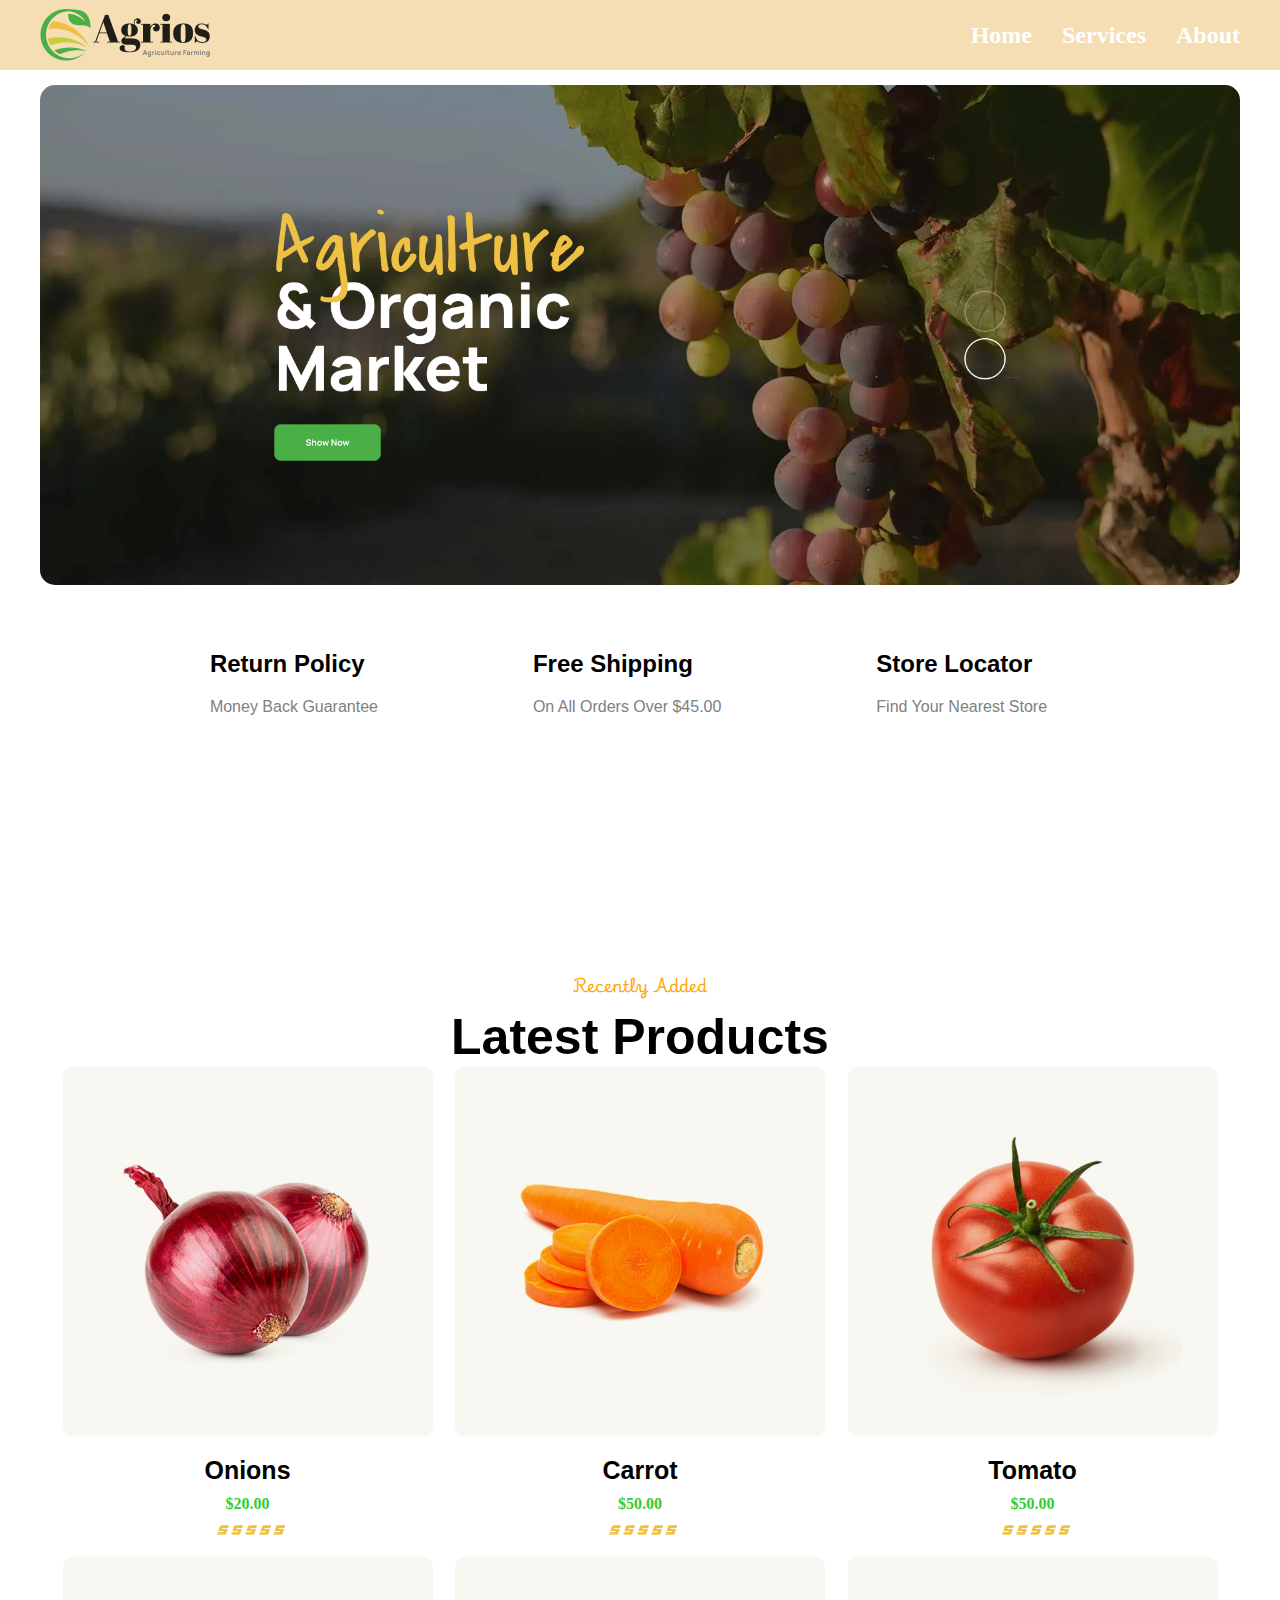
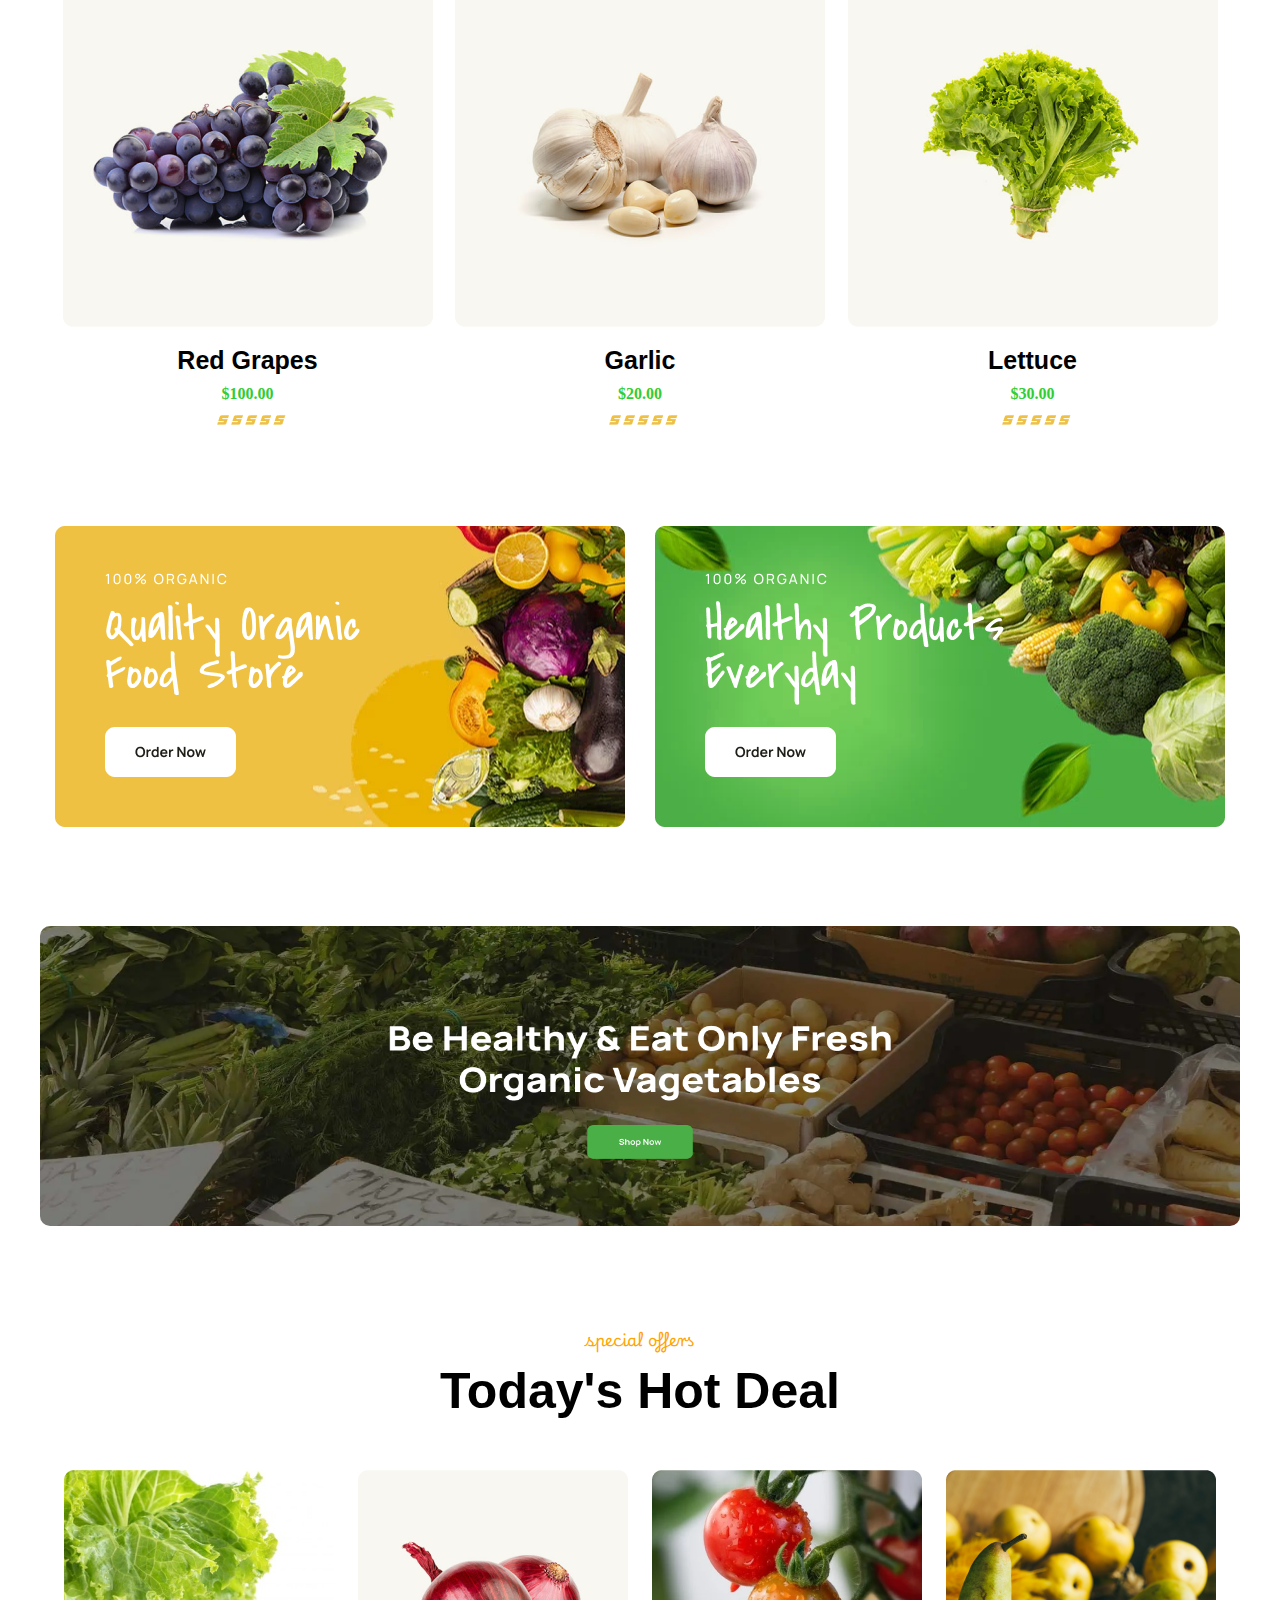
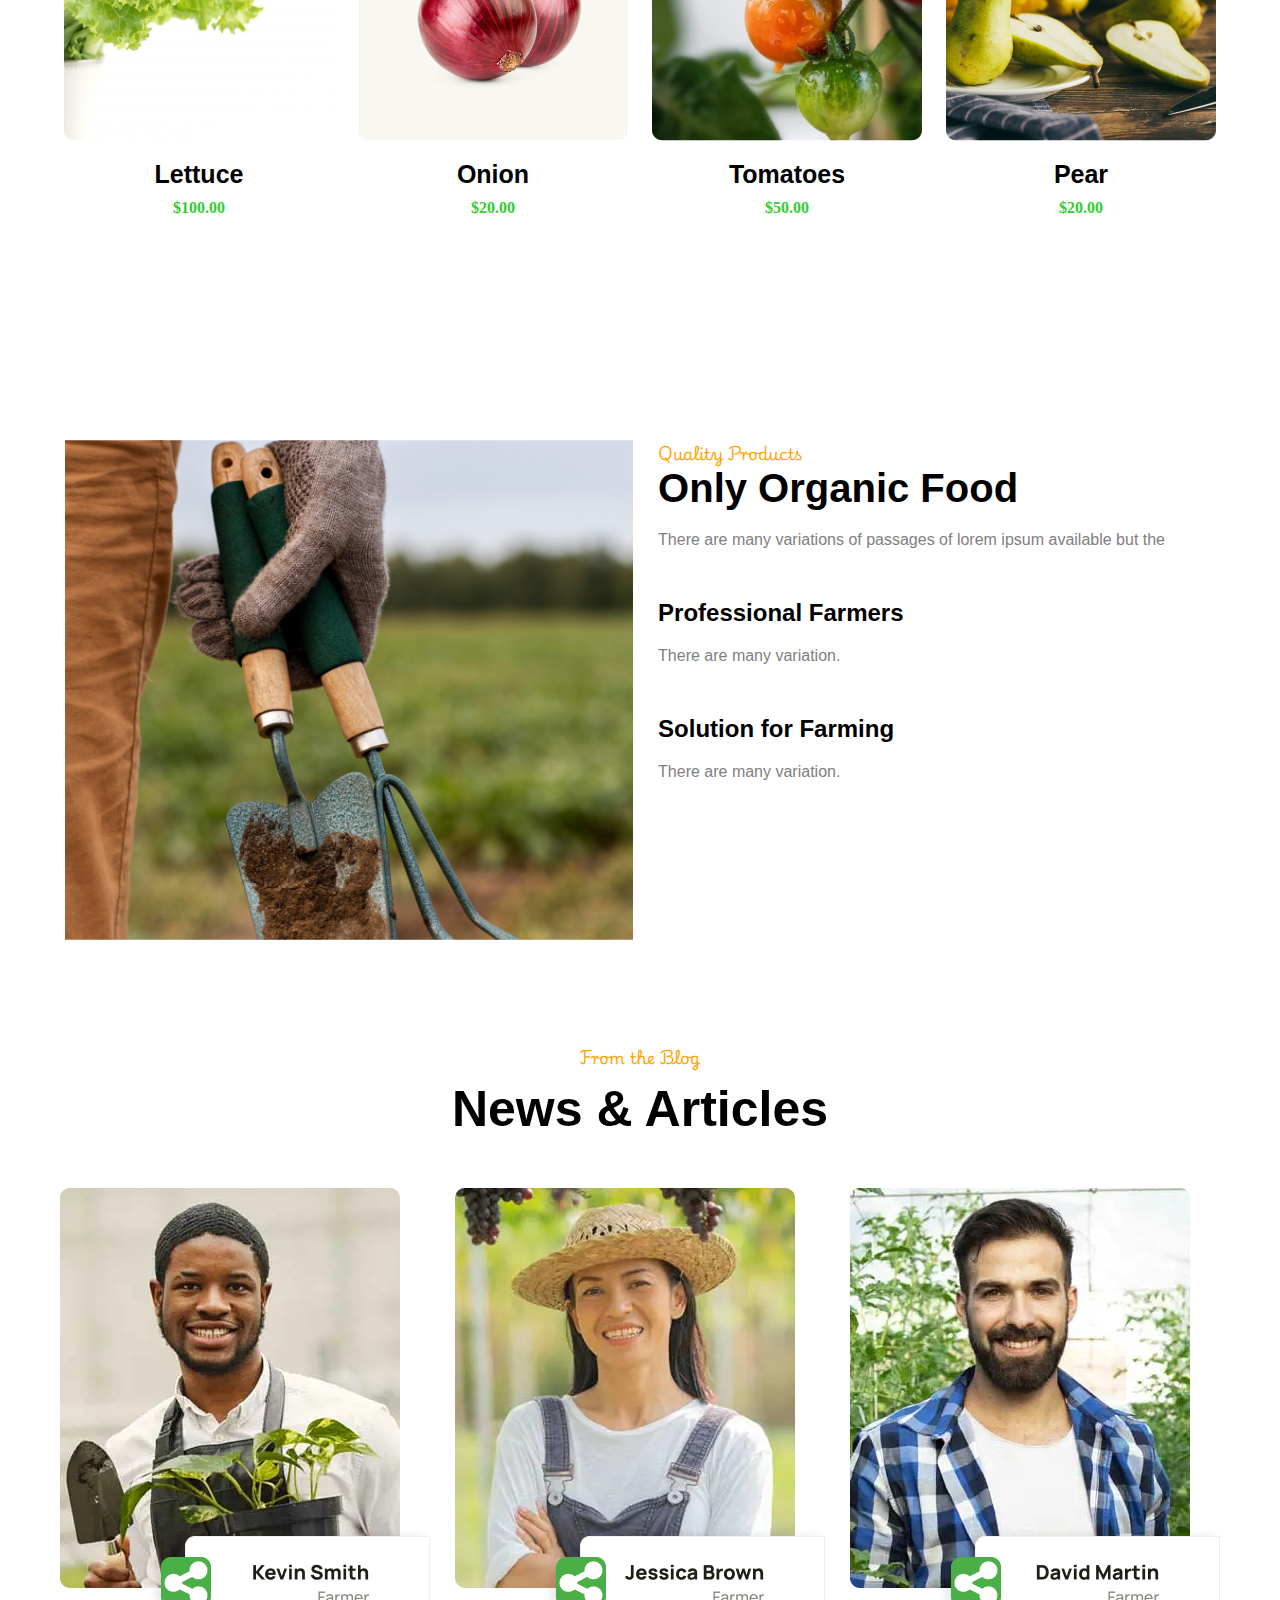
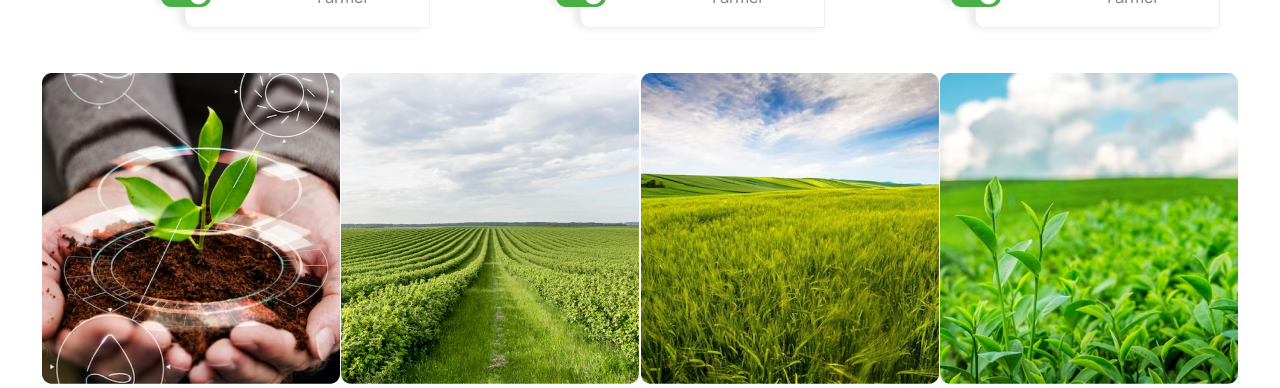
<file: index.html>
<!DOCTYPE html>
<html lang="en">
<head>
    <meta charset="UTF-8">
    <meta name="viewport" content="width=device-width, initial-scale=1.0">
    <link rel="stylesheet" href="style.css">
    <title>Document</title>
</head>
<body>
    <header class="header">
        <div class="container">
            <div class="header-inner">
                <img src="/photos project/Link - logo → logo@2x.png.png" alt="">
                <nav class="header-navigation">
                    <ul>
                        <li><a href="index.html">Home</a></li>
                        <li><a href="services.html">Services</a></li>
                        <li><a href="about.html">About</a></li>
                    </ul>

                        <div class="menu">
                            <button>☰</button>
                            <div class="burger">
                                <input type="checkbox" class="check">

                                 <ul class="list">
                                    <li><a href="index.html">Home</a></li>
                                    <li><a href="services.html">Services</a></li>
                                    <li><a href="about.html">About</a></li>
                                </ul> 
                                
                            </div>   
                        </div>

                    
                </nav>
            </div>
        </div>
    </header>


    <main>
        <section class="categories">
            <div class="container">
                <div class="categories-inner">
                    <div class="photo"><img src="/photos project/section 01.png" alt="">
                    </div>
                </div>
            </div>
        </section>

        <section class="products">
            <div class="container">
                <div class="products-inner">
                   <div class="products-inner-a1">
                    <p class="professional"> Return Policy</p>
                    <p class="variant">Money Back Guarantee</p>
            </div>
            <div class="products-inner-a1">
                <p class="professional">Free Shipping</p>
                <p class="variant">On All Orders Over $45.00</p>
            </div>
            <div class="products-inner-a1">
                <p class="professional">Store Locator</p>
                <p class="variant">Find Your Nearest Store</p>
            </div>
            </div>
        </section>
    
        <section>
            <div class="vegetables">
                <div class="container">
                    <div class="vegetables-inner">
                        <p class="paragraph">Recently Added</p>
                    <h1 class="h1">Latest Products</h1>
                    <div class="foods">
                        <div class="food">
                            <img src="/photos project/section 34.png" alt="">
                            <p class="yap">Onions</p>
                            <p class="money">$20.00</p>
                            <img src="/photos project/section 39.png" alt="" class="gap">
                        </div>

                        <div class="food">
                            <img src="/photos project/section 38.png" alt="">
                            <p class="yap">Carrot</p>
                            <p class="money">$50.00</p>
                            <img src="/photos project/section 39.png" alt="" class="gap">
                        </div>

                        <div class="food">
                            <img src="/photos project/section 42.png" alt="">
                            <p class="yap">Tomato</p>
                            <p class="money">$50.00</p>
                            <img src="/photos project/section 39.png" alt="" class="gap">
                        </div>

                        <div class="food">
                            <img src="/photos project/section 46.png" alt="">
                            <p class="yap">Red Grapes</p>
                            <p class="money">$100.00</p>
                            <img src="/photos project/section 39.png" alt="" class="gap">
                        </div>

                        <div class="food">
                            <img src="/photos project/section 50.png" alt="">
                            <p class="yap">Garlic</p>
                            <p class="money">$20.00</p>
                            <img src="/photos project/section 39.png" alt="" class="gap">
                        </div>

                        <div class="food">
                            <img src="/photos project/section 54.png" alt="">
                            <p class="yap">Lettuce</p>
                            <p class="money">$30.00</p>
                            <img src="/photos project/section 39.png" alt="" class="gap">
                        </div>
                    </div>
                    </div>
                </div>
            </div>
        </section>
    
        <section>
            <div class="fresh">
                <div class="container">
                    <div class="fresh-inner">
                        <div class="fresh-inner-a1">
                            <img src="/photos project/div.elementor-column.png" alt="">
                        </div>
                        <div class="fresh-inner-a2">
                            <img src="/photos project/div.elementor-column (1).png" alt="">
                        </div>
                    </div>
                    <div class="fresh-add"><img src="/photos project/section 03.png" alt="" class="another"></div>
                </div>
            </div>
        </section>

        <section>
            <div class="deals">
                <div class="container">
                    <div class="deals-inner">
                        <p class="paragraph">special offers</p>
                        <h1 class="h1">Today's Hot Deal</h1>
                        
                        <div class="sales">
                            <div class="sale">
                                <img src="/photos project/section 08.png" alt="">
                                <p class="yap g1">Lettuce</p>
                                <p class="money">$100.00</p>
                        </div>

                            <div class="sale">
                                <img src="/photos project/section 12.png" alt="">
                                <p class="yap">Onion</p>
                                <p class="money">$20.00</p>
                            </div>

                            <div class="sale">
                                <img src="/photos project/section 16.png" alt="">
                                <p class="yap">Tomatoes</p>
                                <p class="money">$50.00</p> 
                            </div>

                            <div class="sale">
                                <img src="/photos project/section 20.png" alt="">
                                <p class="yap">Pear</p>
                                <p class="money">$20.00</p>
                            </div>
                        </div>
                    </div>
                </div>
            </div>
        </section>

        <section>
            <div class="reasons">
                <div class="container">
                    <div class="reasons-inner">
                     <div class="reason-inner-p1"><img src="/photos project/div.elementor-column (2).png" alt="">
                        </div>
    
                    <div class="reason-inner-p2">
                        <p class="get">Quality Products</p>
                        <h1 class="hI">Only Organic Food</h1>
                        <p class="variant">There are many variations of passages of lorem ipsum available but the</p>
                         <p class="professional"> Professional Farmers </p>
                         <p class="variant">There are many variation.</p>
                         <p class="professional">Solution for Farming</p>
                         <p class="variant">There are many variation.</p>

                    </div>
                    </div>
                </div>
             </div>
        </section>

        <section>
            <div class="people">
                <div class="container">
                    <div class="people-inner">
                        <p class="paragraph">From the Blog</p>
                        <h1 class="h1">News & Articles</h1>
                        <div class="farmer">

                           <div class="farmers">
                            <img src="/photos project/div.master-team.png" alt="">
                           </div>

                           <div class="farmers">
                            <img src="/photos project/div.master-team (1).png" alt="">
                           </div>

                           <div class="farmers">
                            <img src="/photos project/div.master-team (2).png" alt="">
                           </div>

                           <div class="farmers">
                            <img src="/photos project/div.thumb.png" alt="" class="thumb">
                           </div>

                           <div class="farmers">
                            <img src="/photos project/div.thumb (1).png" alt="" class="thumb"> 
                           </div>

                           <div class="farmers">
                            <img src="/photos project/div.thumb (2).png" alt="" class="thumb">
                           </div>

                           <div class="farmers">
                            <img src="/photos project/div.thumb (3).png" alt="" class="thumb">
                           </div>
                        </div>
                    </div>
                </div>
            </div>
        </section>
    </main>
</body>
</html>
</file>
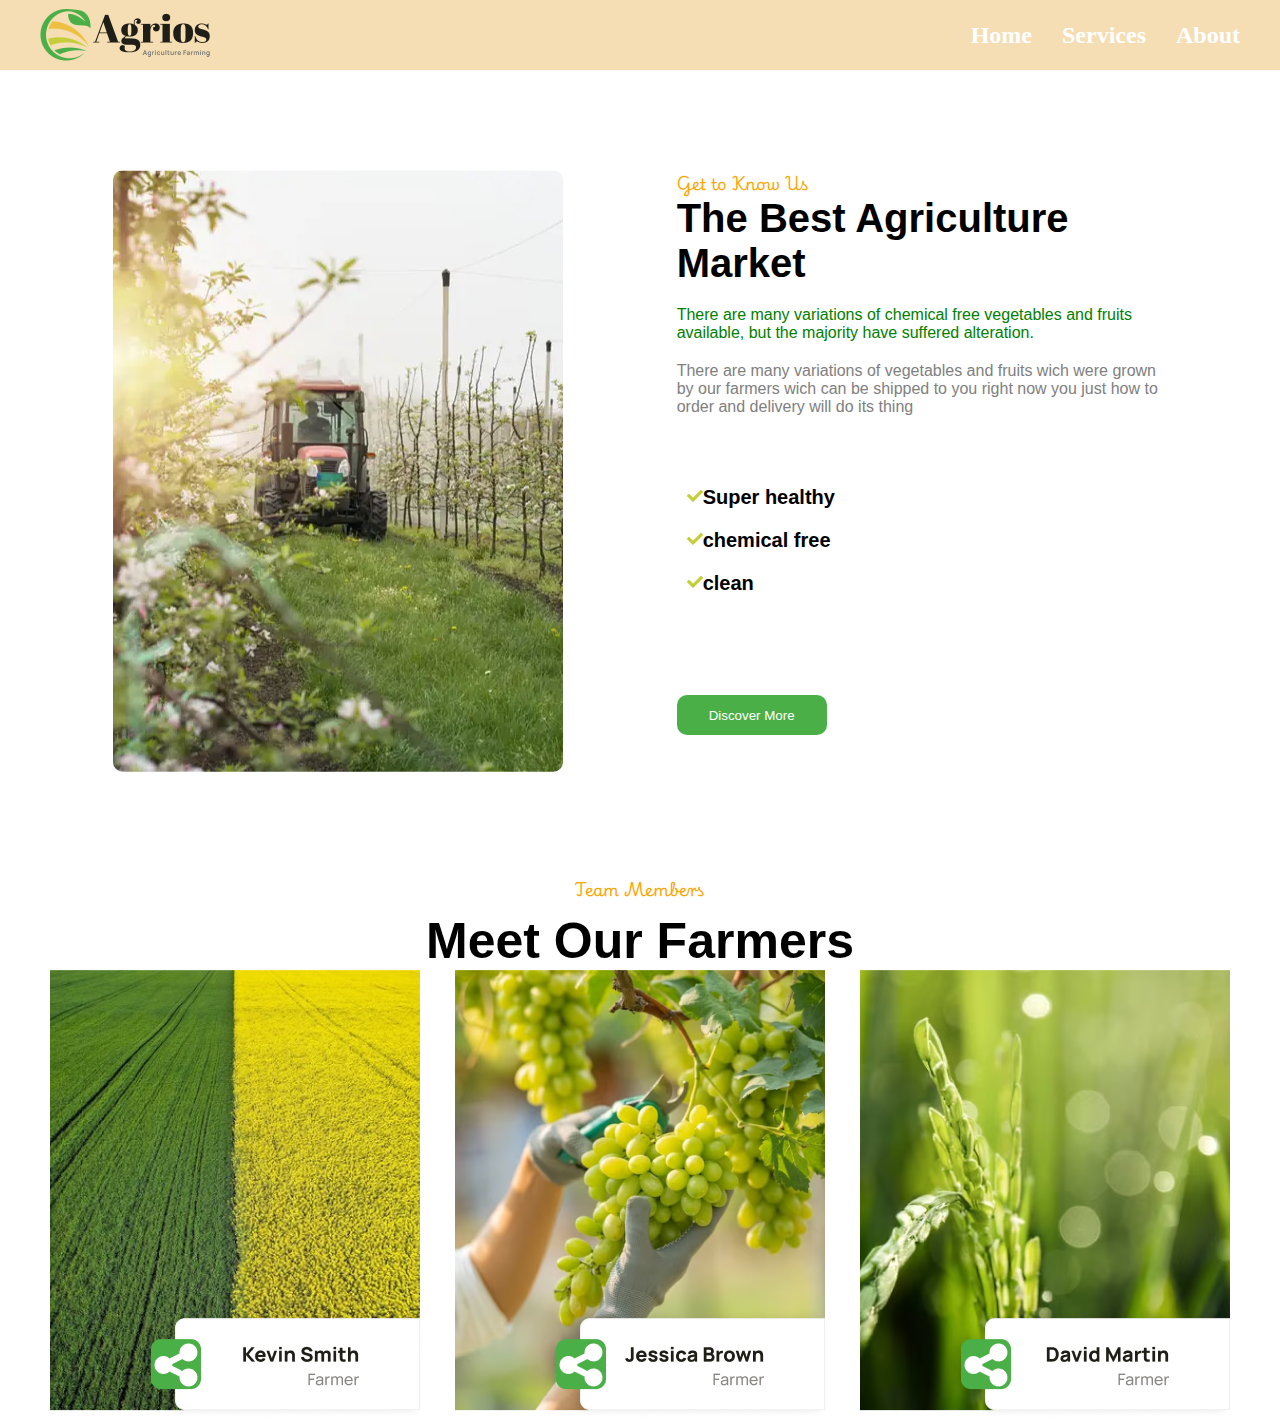
<file: about.html>
<!DOCTYPE html>
<html lang="en">
<head>
    <meta charset="UTF-8">
    <meta http-equiv="X-UA-Compatible" content="IE=edge">
    <meta name="viewport" content="width=device-width, initial-scale=1.0">
    <link rel="stylesheet" href="style.css">
    <title>Document</title>
</head>
<body>
    <header class="header">
        <div class="container">
            <div class="header-inner">
                <img src="/photos project/Link - logo → logo@2x.png.png" alt="">
                <nav class="header-navigation">
                    <ul>
                        <li><a href="index.html">Home</a></li>
                        <li><a href="services.html">Services</a></li>
                        <li><a href="#">About</a></li>
                    </ul>

                        <div class="menu">
                            <button>☰</button>
                            <div class="burger">
                                <input type="checkbox" class="check">

                                 <ul class="list">
                                    <li><a href="index.html">Home</a></li>
                                    <li><a href="services.html">Services</a></li>
                                    <li><a href="#">About</a></li>
                                </ul> 
                            </div>   
                        </div>
               </nav>
            </div>
        </div>
    </header>

    <main>
    <section>
        <div class="tractor">
            <div class="container">
                <div class="tractor-inner">
                    <div class="tractor-inner-tractor">
                        <img src="about images/about-01.webp.png" alt="">
                    </div>

                    <div class="tractor-inner-text">
                        <p class="get">Get to Know Us</p>
                        <h1 class="hI">The Best Agriculture Market</h1>
                        <p class="variants">There are many variations of chemical free vegetables and fruits available, but
                            the majority have suffered alteration.</p>
                        <p class="variant">There are many variations of vegetables and fruits wich were grown by our farmers wich can be shipped to you right now you just how to order and delivery will do its thing
                        </p>
                        <p class="checking j1"> <img src="/about images/Icon.png" alt="">Super healthy</p>   
                        <p class="checking"> <img src="/about images/Icon.png" alt="">chemical free</p>
                        <p class="checking"> <img src="/about images/Icon.png" alt="">clean</p>
                        <button class="button">Discover More</button>
                    </div>
                </div>
            </div>
        </div>
    </section>



    <section>
        <div class="meet">
            <div class="container">
                <div class="meet-inner">
                    <p class="paragraph">Team Members</p>
                    <h1 class="h1">Meet Our Farmers</h1>
                    <div class="meet-inner-photo">
                        <div class="photos">
                            <img src="/about images/div.master-team (3).png" alt="">
                        </div>

                        <div class="photos">
                            <img src="/about images/div.master-team (4).png" alt="">
                        </div>

                        <div class="photos">
                            <img src="/about images/div.master-team (5).png" alt="">
                        </div>
                    </div>
                </div>
            </div>
        </div>
    </section>
    </main>

</body>
</html>
</file>
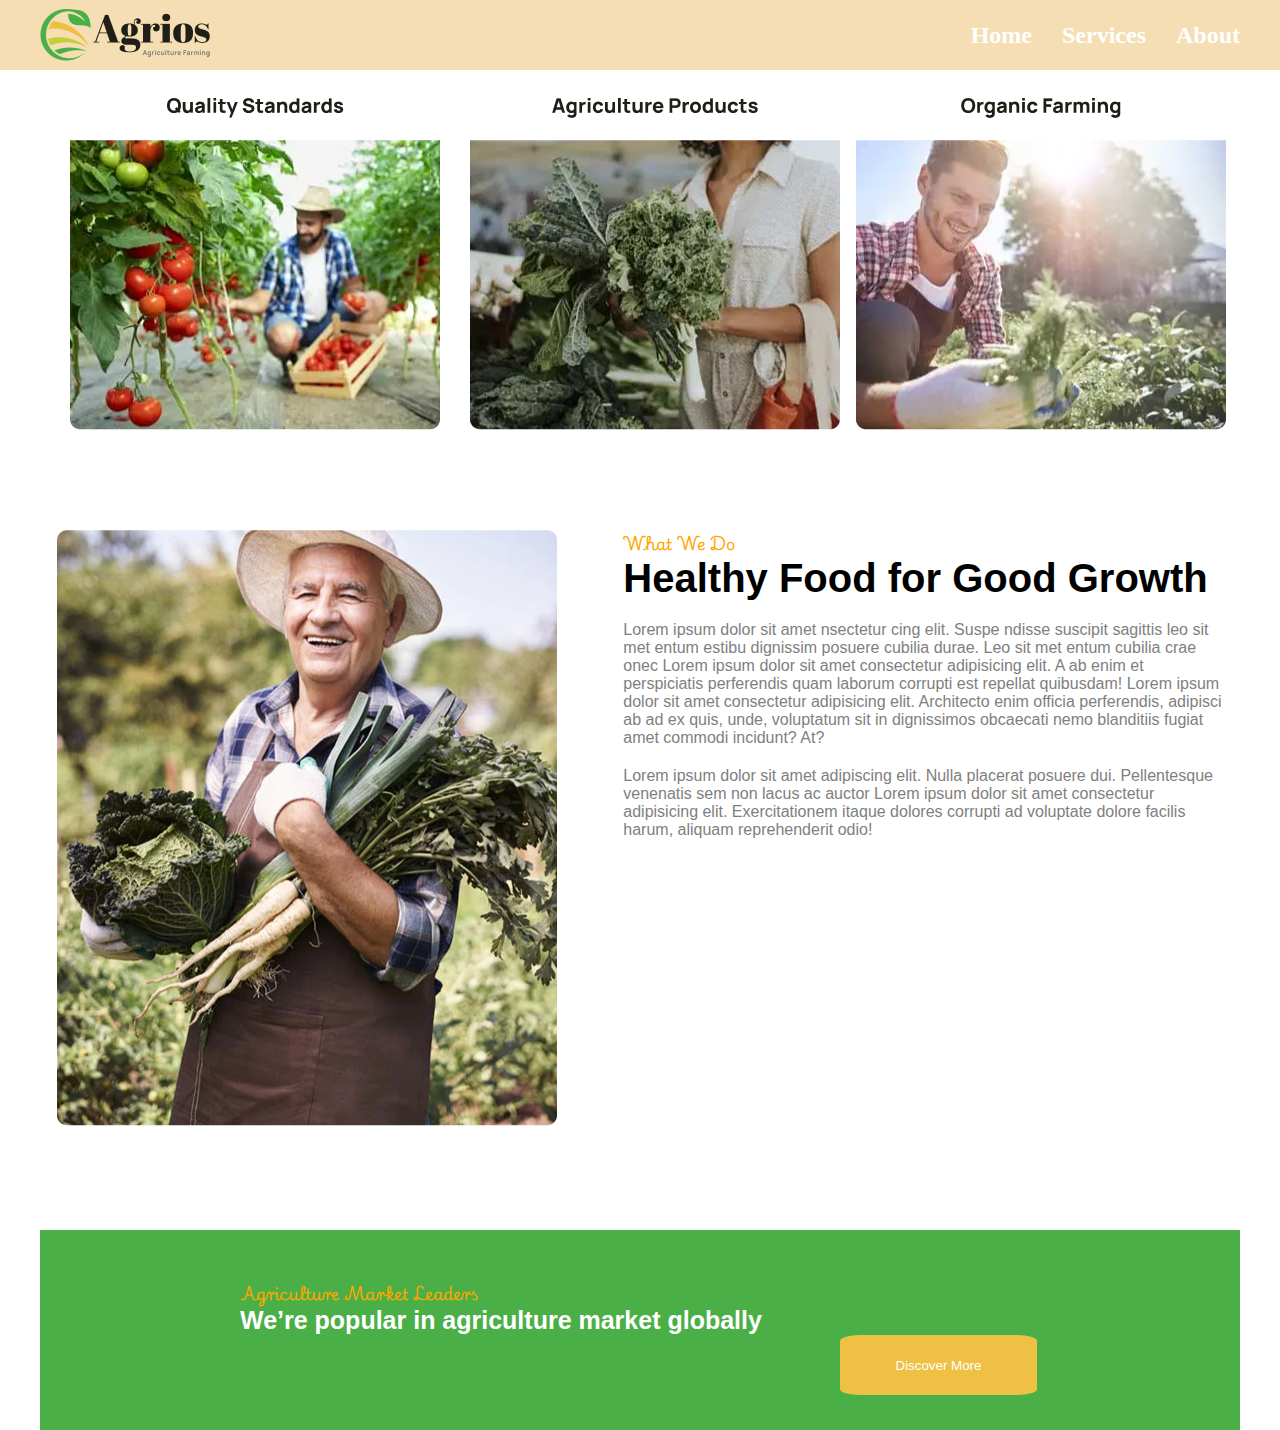
<file: services.html>
<!DOCTYPE html>
<html lang="en">
<head>
    <meta charset="UTF-8">
    <meta http-equiv="X-UA-Compatible" content="IE=edge">
    <meta name="viewport" content="width=device-width, initial-scale=1.0">
    <link rel="stylesheet" href="style.css">
    <title>Document</title>
</head>
<body>

    <header class="header">
        <div class="container">
            <div class="header-inner">
                <img src="/photos project/Link - logo → logo@2x.png.png" alt="">
                <nav class="header-navigation">
                    <ul>
                        <li><a href="index.html">Home</a></li>
                        <li><a href="services.html">Services</a></li>
                        <li><a href="about.html">About</a></li>
                    </ul>

                        <div class="menu">
                            <button>☰</button>
                            <div class="burger">
                                <input type="checkbox" class="check">

                                 <ul class="list">
                                    <li><a href="index.html">Home</a></li>
                                    <li><a href="services.html">Services</a></li>
                                    <li><a href="about.html">About</a></li>
                                </ul> 
                                
                            </div>   
                        </div>

                    
                </nav>
            </div>
        </div>
    </header>

    <main>

        <section>
            <div class="farming">
                <div class="container">
                    <div class="farming-inner">
                        <img src="/services photo/div.elementor-column (4).png" alt="">
                        <img src="/services photo/div.master-image-box (1).png" alt="">
                        <img src="/services photo/div.master-image-box.png" alt="" class="man">
                    </div>
                </div>
            </div>
        </section>

        <section>
            <div class="growth">
                <div class="container">
                    <div class="growth-inner">
                        <div class="growth-inner-photo">
                            <img src="/services photo/div.master-fancy-image.png" alt="">
                        </div>
                        <div class="growth-inner-text">
                            <p class="get">What We Do</p>
                            <h1 class="hI">Healthy Food for Good
                                Growth</h1>
                             <p class="variant">
                                Lorem ipsum dolor sit amet nsectetur cing elit. Suspe ndisse suscipit
                                sagittis leo sit met entum estibu dignissim posuere cubilia durae. Leo sit met
                                entum cubilia crae onec Lorem ipsum dolor sit amet consectetur adipisicing elit. A ab enim et perspiciatis perferendis quam laborum corrupti est repellat quibusdam! Lorem ipsum dolor sit amet consectetur adipisicing elit. Architecto enim officia perferendis, adipisci ab ad ex quis, unde, voluptatum sit in dignissimos obcaecati nemo blanditiis fugiat amet commodi incidunt? At?
                             </p>   
                             <p class="variant">Lorem ipsum dolor sit amet adipiscing elit. Nulla placerat posuere dui.
                                Pellentesque venenatis sem non lacus ac auctor Lorem ipsum dolor sit amet consectetur adipisicing elit. Exercitationem itaque dolores corrupti ad voluptate dolore facilis harum, aliquam reprehenderit odio!</p>
                        </div>
                    </div>
                </div>
            </div>
        </section>

        <section>
            <div class="best">
                <div class="container">
                    <div class="best-inner">
                        <p class="paragraphs">Agriculture Market Leaders</p>
                        <h1 class="copy">We’re popular in agriculture market globally</h1>
                        <button class="buy">Discover More</button>
                    </div>
                </div>
             </div>
        </section>
    </main>
    
</body>
</html>
</file>
<file: style.css>
@import url('https://fonts.googleapis.com/css2?family=Playwrite+HR+Lijeva:wght@100..400&display=swap');

* {
    padding: 0;
    margin: 0;
    box-sizing: border-box;
}

ul {
    list-style: none;
}

a {
    text-decoration: none;
}


.container {
    max-width: 1230px;
    margin: 0 auto;
    padding: 0 15px;
    height: 100%;
}

.header {
    height: 70px;
    background-color: wheat;
}

.header-inner {
    height: 100%;
    display: flex;
    justify-content: space-between;
    align-items: center;
}

.header-navigation ul {
    display: flex;
    gap: 30px;
}

.header-navigation ul li a {
    color: white;
    font-weight: 600;
    font-size: 24px;
    transition: .2s linear;
}

.header-navigation ul li a:hover {
    color: limegreen;
}

.menu {
    display: none;
    position: relative;
}

.burger {
    background-color: orange;
}

.check {
    position: absolute;
    left: 0px;
    top: 0;
    width: 100%;
    height: 100%;
    border: none;
    opacity: 0;
    cursor: pointer;
}

.header-navigation button {
    width: 40px;
    font-size: 25px;
    border: none;
    background-color: transparent;
    cursor: pointer;
}

.burger ul {
    background-color:  black;
    border-radius: 5px;
    padding: 10px;
    position: absolute;
    top: 30px;
    left: -60px;
    display: none; 
}

.photo {
    display: flex;
    justify-content: center;
    margin-top: 15px;

}

.categories-inner h1{
    padding-top: 15px;
    font-size: 50px;
    display: flex;
    justify-content: center;
}

.categories-inner p {
    padding-top: 15px;
    display: flex;
    justify-content: center;
    
}

.categories-inner img {
    width: 100%;
    height: 100%; 
    opacity: 100%;
    border: none;
    border-radius: 15px;
}

.about-inner h1{
    padding-top: 15px;
    text-align: center;
    max-width: 250px;
}

.about-inner {
    display: flex;
    justify-content: center;
}

.products-inner{
    max-width: 1147px;
    height: 142px;
    margin-top: 15px;
   margin-left: 15px;
    
}

.products-inner img {
    width: 100%;
    height: 150%;
}

.paragraphs {
    color: orange;
    margin-top: 100px;
    padding-top: 50px;
    padding-left: 200px;
    font-family: "Playwrite HR Lijeva", cursive;
  font-optical-sizing: auto;
  font-style: normal;
}

.paragraph {
    color: orange;
    text-align: center;
    margin-top: 100px;
    padding-bottom: 10px;
    font-family: "Playwrite HR Lijeva", cursive;
  font-optical-sizing: auto;
  font-style: normal;
}

.vegetables-inner{
    margin-top: 230px;
}

.foods{
    row-gap: 120px;
    display: flex;
    justify-content: space-evenly;
    flex-wrap: wrap;
}

.food {
    width: 370px;
    height: 370px;
}

.h1 {
    font-weight: 600;
    font-size: 50px;
    text-align: center;
    margin: 0 auto;
    font-family: "Rubik", sans-serif;
    font-optical-sizing: auto;
}

.copy {
    font-weight: 600;
    font-size: 25px;
    margin-left: 200px;
    color: white;
    font-family: "Rubik", sans-serif;
    font-optical-sizing: auto;
}

.yap {
    margin-top: 15px;
    font-size: 25px;
    font-weight: 600;
    text-align: center;
    font-family: "Rubik", sans-serif;
    font-optical-sizing: auto;
}

.money {
    margin-top: 10px;
    text-align: center;
    font-weight: 600;
    color: limegreen;
}

.gap {
    margin-top: 10px;
}

.fresh-inner{
    display: flex;
    flex-wrap: wrap;
    margin-top: 200px;
    max-width: 1200px;
    height: 300px;
}

.fresh-inner-a2 img {
    width: 100%;
}

.fresh-inner-a1 img{
    width: 100%;
}

.fresh-add {
    margin-top: 100px;
    display: flex;
    justify-content: space-evenly;
}

.fresh-add img {
    width: 100%;
    border-radius: 10px;
}

.another {
    width: 100%;
    height: 300px;
}

.sales {
    display: flex;
    justify-content: space-evenly;
    flex-wrap: wrap;
    margin-top: 50px;
}

.sale {
    width: 270px;
    height: 270px;
}

.reasons-inner {
    display: flex;
    justify-content: space-evenly;
    flex-wrap: wrap;
    margin-top: 300px;
    max-width: 1150px;
    min-height: 500px;
}

.reason-inner-p1 img {
    width: 100%;
    height: 500px;
}


.rev-inner-photo{
    margin-top: 30px;
    display: flex;
    align-items: center;
}

.avatar {
    margin-left: 20px;
}

.h2 {
    max-width: 400px;
    height: 300px;
}

.farmer {
    margin-top: 50px;
    display: flex;
    justify-content: space-evenly;
    flex-wrap: wrap;
    row-gap: 30px;
}

.footer {
    max-width: 1200px;
}

.about-inner img{
    max-width: 700px;
    height: 200px;
}

.tractor-inner {
    display: flex;
    flex-wrap: wrap;
    justify-content: space-evenly;
    column-gap: 50px;
}

.tractor-inner-tractor {
    margin-top: 100px;
    margin-left: 10px;
}

.tractor-inner-tractor img {
    border-radius: 10px;
    width: 450px;
}

.tractor-inner-text {
    max-width: 500px;
    margin-top: 100px;
}

.get {
    color: orange;
    font-family: "Playwrite HR Lijeva", cursive;
    font-optical-sizing: auto;
    font-style: normal;
}

.hI {
    font-weight: 600;
    font-size: 40px;
    font-family: "Rubik", sans-serif;
    font-optical-sizing: auto;
}

.variants {
    padding-top: 20px;
    color: green;
    font-family: "Rubik", sans-serif;
    font-optical-sizing: auto;
}

.variant {
    padding-top: 20px;
    color: gray;
    font-family: "Rubik", sans-serif;
    font-optical-sizing: auto;
}

.checking {
    padding: 10px;
    font-weight: 600;
    font-size: 20px;
    font-family: "Rubik", sans-serif;
    font-optical-sizing: auto;
}

.j1 {
padding-top: 70px;
}

.button {
    margin-top: 90px;
    height: 40px;
    width: 150px;
    border-radius: 10px;
    border: none;
    color: white;
    background-color: rgba(75, 175, 71,100%);

}

.experts-inner {
    display: flex;
    justify-content: center;
    align-items: center;
    gap: 150px;
    background-color: black;
    height: 100px;
}

.experts-inner p{
    font-size: 20px;
    color: gray;
}

.comment-inner-photo{
    margin-top: 30px;
    display: flex;
    align-items: center;
}

.lex {
    max-width: 400px;
}

.video-inner img {
    margin-top: 100px;
    max-width: 1200px;
    height: 400px;
}

.meet-inner-photo {
    display: flex;
    justify-content: center;
    flex-wrap: wrap;
    column-gap: 30px;
}

.blank-inner {
    height: 100px;
}

.services-inner img {
    max-width: 1200px;
}

.farming-inner {
    display: flex;
    flex-wrap: wrap;
    justify-content: space-evenly;
}

.growth-inner {
    display: flex;
    flex-wrap: wrap;
    justify-content: space-evenly;
    gap: 30px;
    column-gap: 50px;
}

.growth-inner-photo {
    margin-top: 100px;
}

.growth-inner-text {
    margin-top: 100px;
    max-width: 600px;
}

.popular-inner {
    margin-top: 100px;
}

.popular-inner img {
    max-width: 1200px;
}

.professional {
    margin-top: 50px;
    font-weight: 600;
    font-size: 24px;
    font-family: "Rubik", sans-serif;
    font-optical-sizing: auto;
}

.reason-inner-p2 {
    max-width: 750px;
}

.servicess {
    max-width: 200px;
    height: 280px;

} 

.m1 {
    font-family: "Rubik", sans-serif;
    font-optical-sizing: auto;
    color: white;
}

.products-inner {
    display: flex;
    flex-wrap: wrap;
    justify-content: space-evenly;
}

.professional img {
    width: 64px;
    height: 64px;
}

.best-inner {
    margin-top: 50px;
    max-width:  1200px;
    min-height: 200px;
    background-color: rgba(75,175,71,100%)
}

 .buy {
    border-radius: 10%;
    border: none;
    margin-left: 800px;
    width: 197px;
    height: 60px;
    background-color: rgba(238,192,68,100%);
    color: white; 
 }



.check:checked ~ .list {
        display: block;
}


@media (max-width: 768px) {

    .menu {
        display: block;
    }

    .header-navigation ul {
        display: none;
    }

}

@media (max-width: 440px) {

    .reason-inner-p1 img {
        height: 540px;
    }

    .sales{
    gap: 100px;
    }

    .h1 {
        margin-top: 10px;
        font-size: 25px;
    }

    .hI {
        margin-top: 10px;
        font-size: 25px;
    }

    .farmers img {
        width: 200px;
    }

    .thumb {
        max-width: 200px;
    }

    .reasons-inner img{
        width: 300px;
    }

    .sale img{
        margin-left: 30px;
        width: 200px;
    }

    .photo  {
        max-width: 400px;
    }

    .farming-inner img {
        max-width: 200px;
    }

    .growth-inner-photo img {
        width: 200px;
    }

    .food {
        width: 250px;
    }

    .food img {
        width: 250px;
    }
}



@media (max-width: 1229px) {
        .another{
            margin-top: 250px;
        }

        .fresh-inner {
            display: flex;
            justify-content: space-evenly;
        }


        .sales{
            gap: 100px;
            }
    

        .farmers img {
            width: 200px;
        }

        .professional {
            font-size: 17px;
        }

        .variant {
            font-size: 14px;
        }

        .growth-inner-photo {
            display: flex;
            justify-content: space-evenly;
        }

        .growth-inner {
            display: flex;
            justify-content: space-evenly;
        }

        .servicess {
           max-width:100px
        }

        .servicess img {
            width: 100%;
        }

        .footer-main-content-inner {
            display: flex;
            gap: 50px;
        }

        .best-inner {
            text-align: center;
        }

        .copy {
            margin-left: 0px;
            margin-bottom: 12px;
        }

        .paragraphs {
            padding-left: 0px;
        }
        
        
}


@media (max-width:514px) {
    .growth-inner-photo img {
        width: 300px;
    }

    .tractor-inner img {
        max-width: 250px;
    }

    .photos img {
        max-width: 200px;
    }

    .copy {
        font-size: 20px;
    }
}

@media (max-width:340px) {
    .reasons-inner img {
        width: 200px;
    }
}

@media (max-width:1020px) {
    .buy {
        margin: 0 auto;
     }
}
</file>
